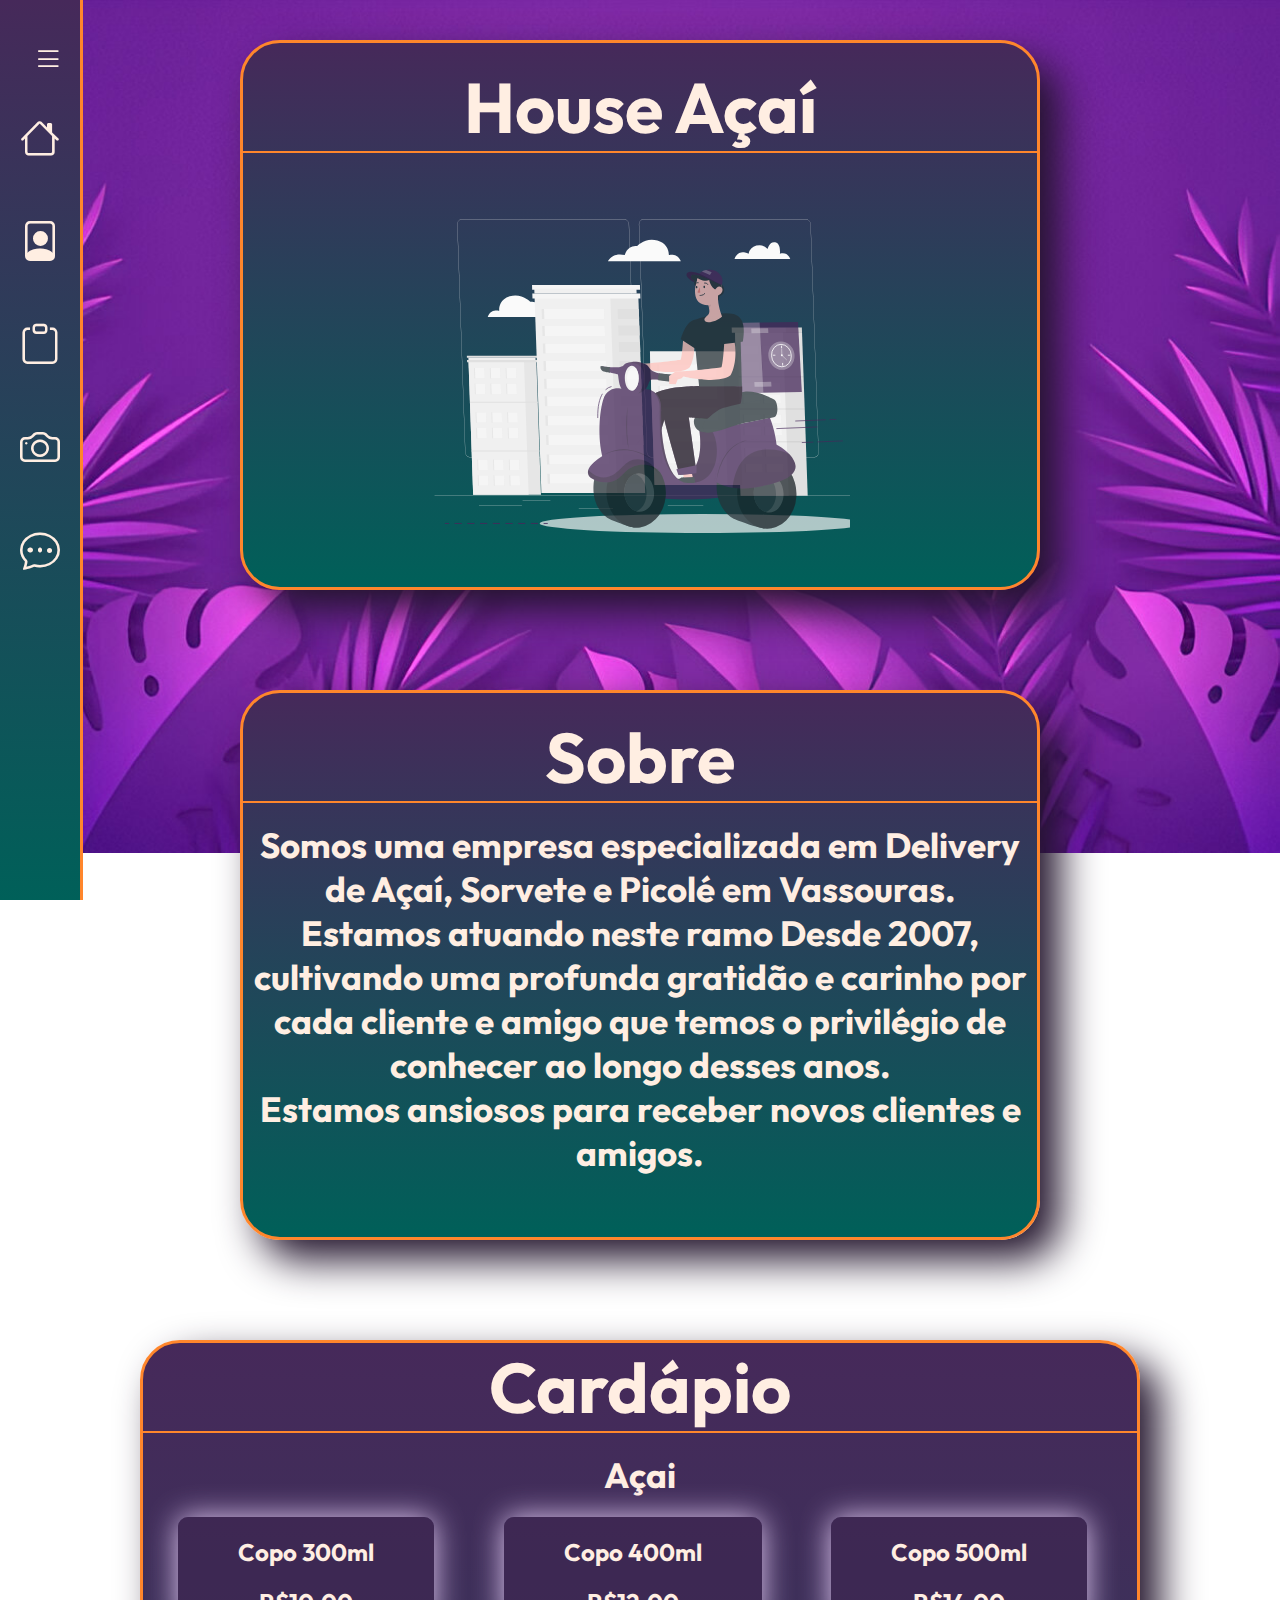
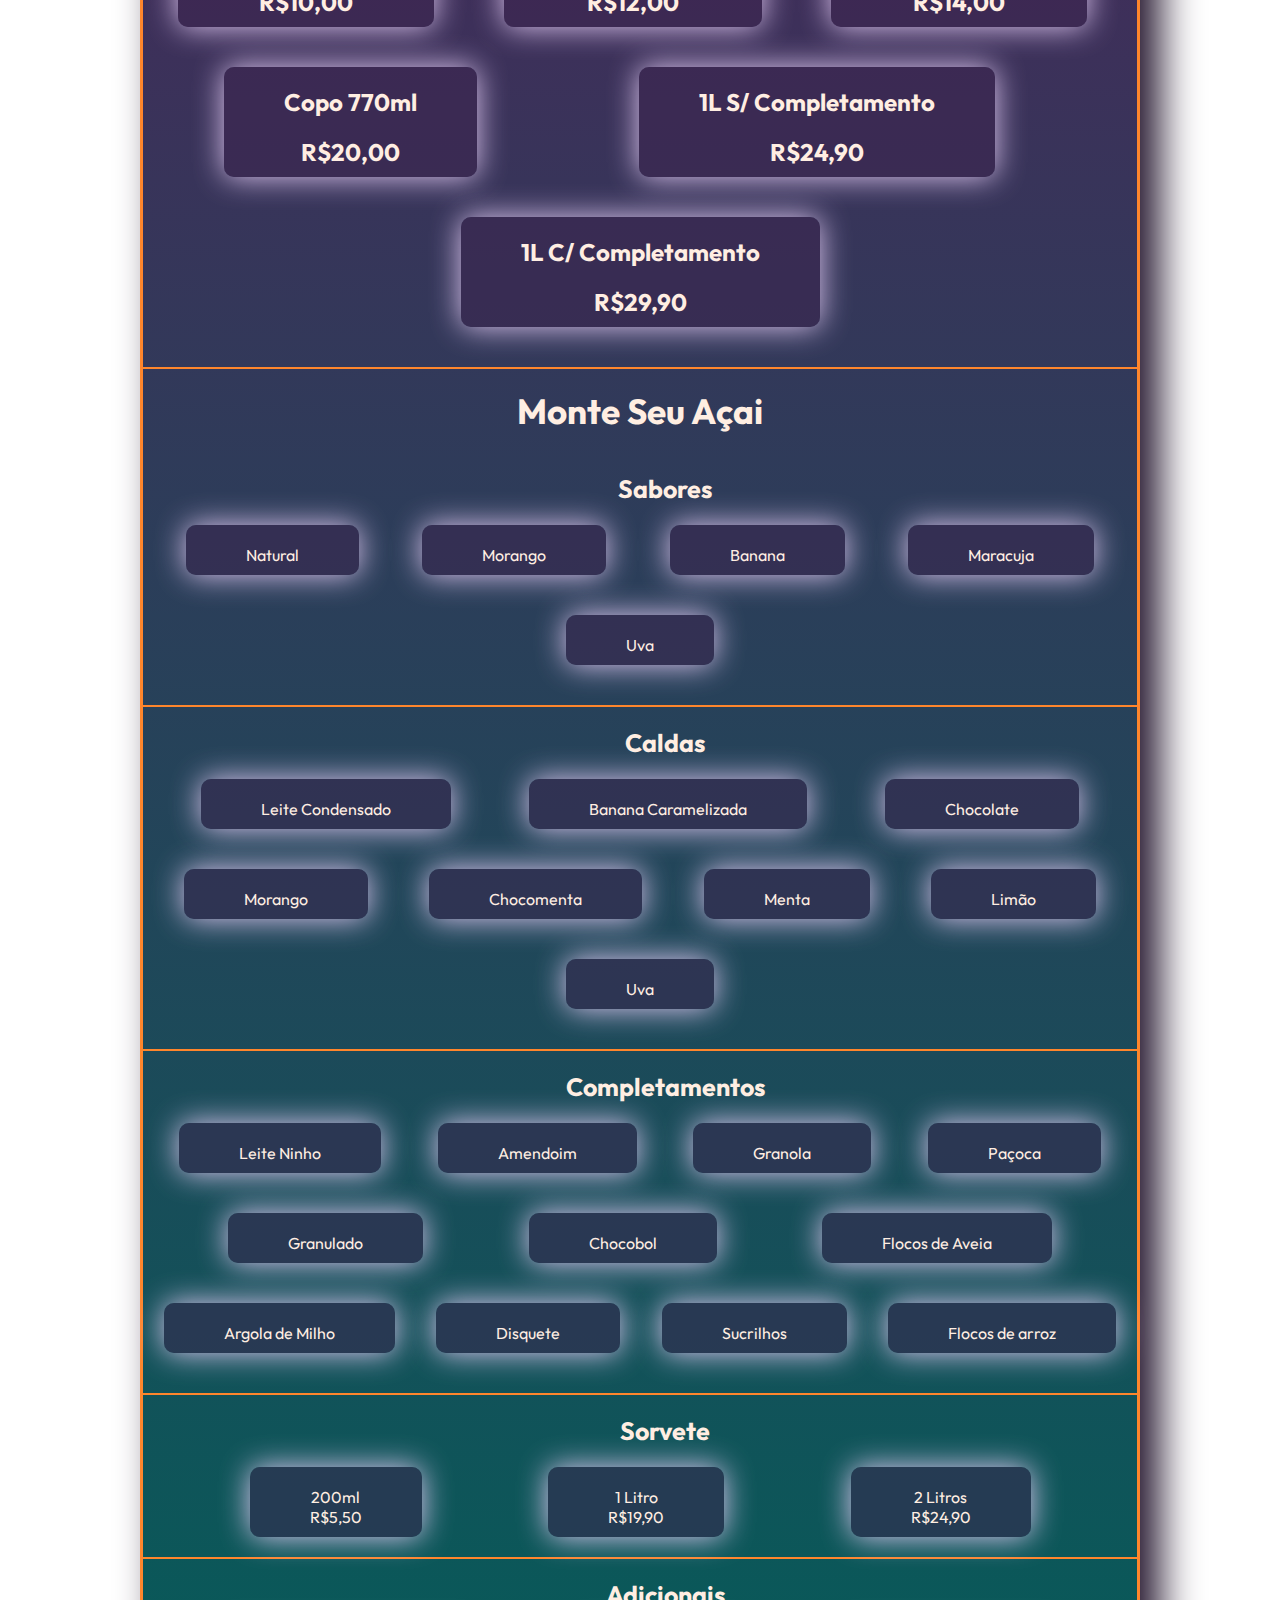
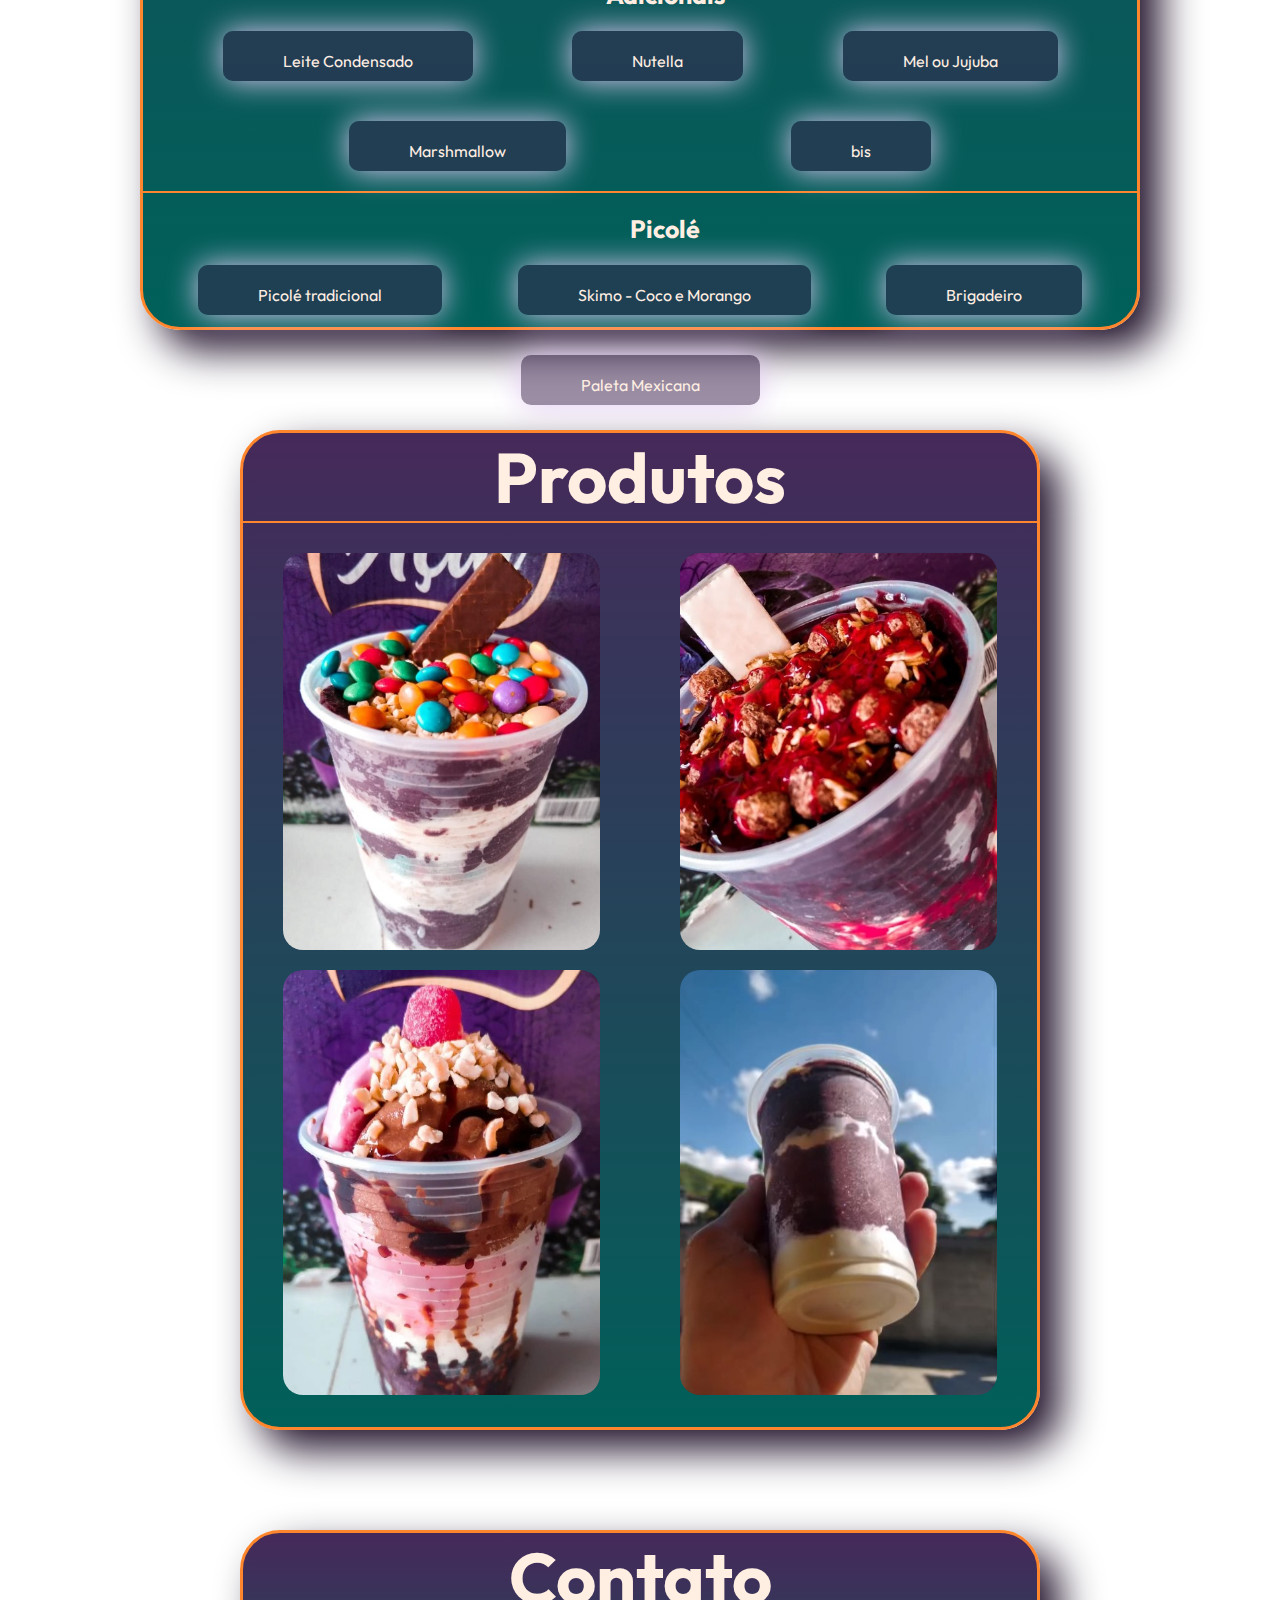
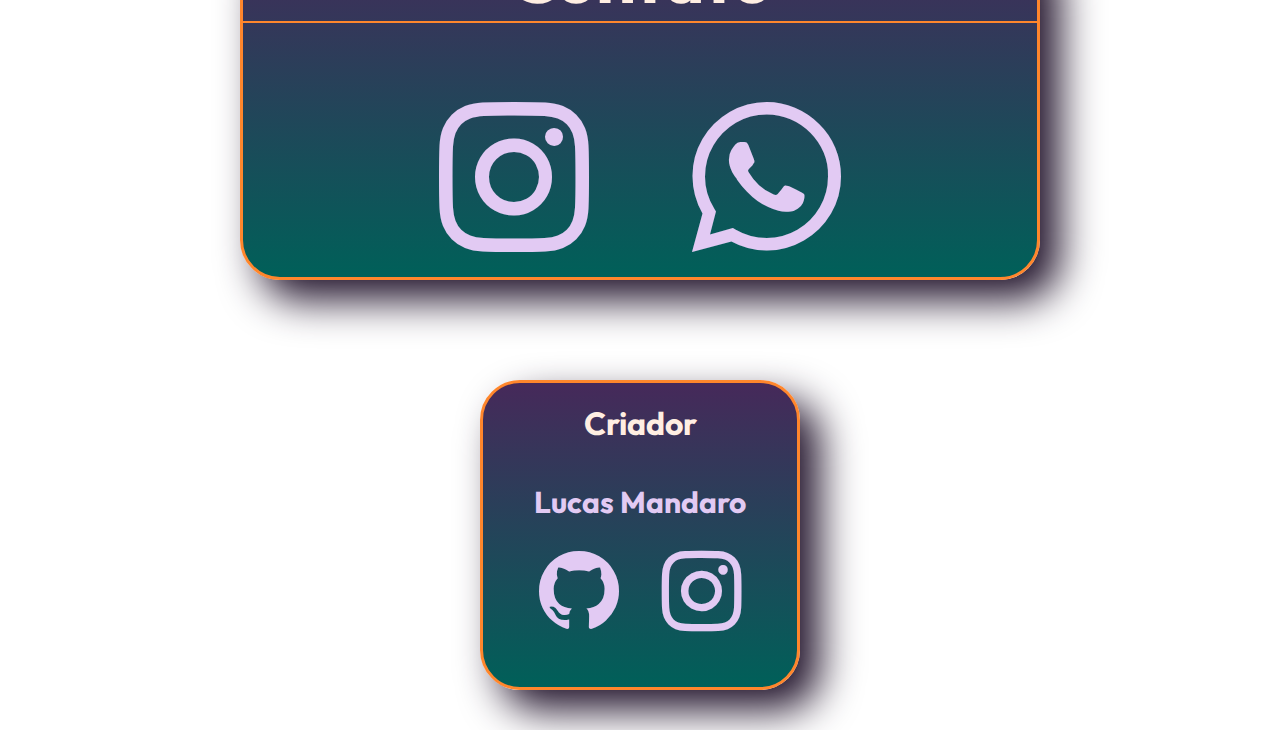
<file: Projetos/Site-Açai/Açai.html>
<!DOCTYPE html>
<html lang="en">
<head>
    <meta charset="UTF-8">
    <meta name="viewport" content="width=device-width, initial-scale=1.0">
    <link rel="stylesheet" href="style.css">
    <title>House Açai</title>
    <link rel="shortcut icon" href="/Projetos/Site-Açai/img/Pd2V0Zlfog-no-background.png">
    <link rel="stylesheet" href="https://cdn.jsdelivr.net/npm/bootstrap-icons@1.11.3/font/bootstrap-icons.min.css">
</head>
<body>
    <nav class="menu-lateral">
        <div class="btn-expandir">
            <i class="bi bi-list" id="btn-exp"></i>
        </div>
        <br>
        <ul>
            <li class="item-menu">
                <a href="#Home">
                    <span class="icon"><i class="bi bi-house"></i></span>
                    <span class="txt-link">Home</span>
                </a>
            </li>
            <li class="item-menu">
                <a href="#Sobre">
                    <span class="icon"><i class="bi bi-file-person"></i></span>
                    <span class="txt-link">Sobre</span>
                </a>
            </li>
            <li class="item-menu">
                <a href="#Cardapio">
                    <span class="icon"><i class="bi bi-clipboard"></i></span>
                    <span class="txt-link">Cardápio</span>
                </a>
            </li>
            <li class="item-menu">
                <a href="#Fotos">
                    <span class="icon"><i class="bi bi-camera"></i></span>
                    <span class="txt-link">Produtos</span>
                </a>
            </li>
            <li class="item-menu">
                <a href="#Contato">
                    <span class="icon"><i class="bi bi-chat-dots"></i></span>
                    <span class="txt-link">Contatos</span>
                </a>
            </li>
        </ul>
    </nav>
    <br id="Home"><br>
    <div class="container">
        <div class="linha">
            <br>
            <h1 id="h1-est">House Açaí</h1>
            <hr color="#ff862c">
            <br>
            <img src="/img/Açai.svg" id="House" alt="" >
            
        </div>
    </div>
    <br><br><br id="Sobre"><br><br>
    <div class="container">
        <div class="linha4">
            <br>
            <h1 id="h1-est">Sobre</h1>
            <hr color="#ff862c">
            <br>
            <h2 id="h2-est">Somos uma empresa especializada em Delivery de Açaí, Sorvete e Picolé em Vassouras. <br>
                Estamos atuando neste ramo Desde 2007, cultivando uma profunda gratidão e carinho por cada cliente e amigo que temos o privilégio de conhecer ao longo desses anos. <br> Estamos ansiosos para receber novos clientes e amigos.                 
            </h2>
        </div>
    </div>
    <br><br><br id="Cardapio"><br><br>
    <div class="container">
        <div class="linha2">
            <h1 id="h1-est">Cardápio</h1>
            <hr color="#ff862c">
            <br>
            <h2 id="h2-est">Açai</h2>
            
            <div class="Cardapio">
                <li id="Cardapio"><h2>Copo 300ml</h2><br> <h2>R$10,00</h2> </li>
                <br>
                <li id="Cardapio"><h2>Copo 400ml</h2><br> <h2>R$12,00</h2></li>
                <br>
                <li id="Cardapio"><h2>Copo 500ml</h2><br> <h2>R$14,00</h2></li>
                <br>
                <li id="Cardapio"><h2>Copo 770ml</h2><br> <h2>R$20,00</h2></li>
                <br>
                <li id="Cardapio"><h2>1L S/ Completamento</h2><br> <h2>R$24,90</h2></li>
                <br>
                <li id="Cardapio"><h2>1L C/ Completamento</h2><br> <h2>R$29,90</h2></li>
            </div>
            <br>
            <hr color="#ff862c">
            <br>
            <h2 id="h2-est">Monte Seu Açai</h2>
            <br><br>
            <h2 id="h2">Sabores</h2>
            <div class="Cardapio">
                <li id="Cardapio">Natural</li>
                    <li id="Cardapio">Morango</li>
                    <li id="Cardapio">Banana</li>
                    <li id="Cardapio">Maracuja</li>
                    <li id="Cardapio">Uva</li>
            </div>
            <br>
            <hr color="#ff862c">
            <br>
            <h2 id="h2">Caldas</h2>
            <div class="Cardapio">
                <li id="Cardapio">Leite Condensado</li>
                    <li id="Cardapio">Banana Caramelizada</li>
                    <li id="Cardapio">Chocolate</li>
                    <li id="Cardapio">Morango</li>
                    <li id="Cardapio">Chocomenta</li>
                    <li id="Cardapio">Menta</li>
                    <li id="Cardapio">Limão</li>
                    <li id="Cardapio">Uva</li>
            </div><br>
            <hr color="#ff862c">
            <br>
            <h2 id="h2">Completamentos</h2>
            <div class="Cardapio2">
                <li id="Cardapio">Leite Ninho</li>
                    <li id="Cardapio">Amendoim</li>
                    <li id="Cardapio">Granola</li>
                    <li id="Cardapio">Paçoca</li>
                    <li id="Cardapio">Granulado</li>
                    <li id="Cardapio">Chocobol</li>
                    <li id="Cardapio">Flocos de Aveia</li>
                    <li id="Cardapio">Argola de Milho</li>
                    <li id="Cardapio">Disquete</li>
                    <li id="Cardapio">Sucrilhos</li>
                    <li id="Cardapio">Flocos de arroz</li>      
            </div>
            <br>
            <hr color="#ff862c">
            <br>
            <h2 id="h2">Sorvete</h2>
            <div class="Cardapio2">
                <li id="Cardapio">200ml<br>R$5,50</li>
                <li id="Cardapio">1 Litro<br>R$19,90</li>
                <li id="Cardapio">2 Litros<br>R$24,90</li>
            </div>
            <hr color="#ff862c">
            <br>
            <h2 id="h2">Adicionais</h2>
            <div class="Cardapio2">
                <li id="Cardapio">Leite Condensado</li>
                <li id="Cardapio">Nutella</li>
                <li id="Cardapio">Mel ou Jujuba</li>
                <li id="Cardapio">Marshmallow</li>
                <li id="Cardapio">bis</li>
            </div>
            <hr color="#ff862c">
            <br>
            <h2 id="h2">Picolé</h2>
            <div class="Cardapio2">
                <li id="Cardapio">Picolé tradicional</li>
                <li id="Cardapio">Skimo - Coco e Morango</li>
                <li id="Cardapio">Brigadeiro</li>
                <li id="Cardapio">Paleta Mexicana</li>
            </div>
        </div>
    </div>
    <br><br><br id="Fotos"><br><br>
    <div class="container">
        <div class="linha3">
            <h1 id="h1-est">Produtos</h1>
            <hr color="#ff862c">
            <br>
            <div class="fotos">
                <img src="img/açai-1.jpg" id="Foto" alt="">
                
                <img src="img/açai-2.jpg" id="Foto" alt="">
                
                <img src="img/açai-3.jpg" id="Foto" alt="">
                
                <img src="img/açai-4.jpg" id="Foto" alt="">
                
            </div>
        </div>
    </div>
    <br><br><br id="Contato"><br><br>
    <div class="container">
        <div class="linha6">
            <h1 id="h1-est">Contato</h1>
            <hr color="#ff862c">
            <br><br><br>
            <a href="https://www.instagram.com/house_acai_delivery_/" id="Contato" target="_blank"><i class="bi bi-instagram"></i></a>
            <a href="https://api.whatsapp.com/send?phone=5524992980005" id="Contato" target="_blank"><i class="bi bi-whatsapp"></i></a>
            
        </div>
    </div>
    <br><br><br><br><br>
    <div class="container">
        <div class="linha5">
            <br>
            <h1>Criador</h1><br>
            <h4 id="h4">Lucas Mandaro</h4>
            <a href="https://github.com/lucas-Panda" target="_blank" id="Contato2"><i class="bi bi-github"></i></a>
            <a href="https://www.instagram.com/mandarolucas/" target="_blank" id="Contato2"><i class="bi bi-instagram"></i></a>

        </div>
    </div>
    <br><br>
    <script src="menu.js"></script>
</body>
</html>
</file>
<file: Projetos/Site-Açai/style.css>
@import url('https://fonts.googleapis.com/css2?family=outfit:wght@300&display=swap');

*{
    margin: 0;
    padding: 0;
    box-sizing: border-box;
    font-family: 'Outfit', sans-serif;
}

html{
    scroll-behavior: smooth;
}

body{
    height: 100vh;
    background-image: url(img/fundo-de-verao-com-folhas-em-estilo-de-jornal_23-2148550417.jpeg);
    background-size: 100%;
    background-repeat: no-repeat;
    background-attachment: fixed;
}

nav.menu-lateral{
    width: 80px;
    height: 100%;
    background-image: linear-gradient(#46295a, #006059);
    padding: 40px 0 40px 1%;
    box-shadow: 3px 0 0 #ff862c;
    position: fixed;
    top: 0;
    left: 0;
    overflow: hidden;
    transition: 1s;
}

nav.menu-lateral.expandir{
    width: 300px;
}

.btn-expandir{
    width: 100%;
    padding-left: 20px;
    font-size: 30px;
}

.btn-expandir > i{
    color: #ffeee2;
    font-size: 30px;
    cursor: pointer;
}

ul{
    height: 100%;
    list-style-type: none;
}

ul li.item-menu{
    transition: .2s;
}

ul li.ativo{
    background-color: #ff862c;
}

ul li.item-menu:hover{
    background-color: #ff862c;
}

ul li.item-menu a{
    color: #ffeee2;
    text-decoration: none;
    font-size: 20px;
    padding: 20px 4%;
    display: flex;
    margin-bottom: 20px;
    line-height: 30px;
}

ul li.item-menu a .txt-link{
    margin-left: 70px;
    transition: 1s;
    opacity: 0;
}

nav.menu-lateral.expandir .txt-link{
    margin-left: 20px;
    opacity: 1;
    margin-top: 7px;
}

ul li.item-menu a .icon:hover{
    animation: animação .8s;
}

ul li.item-menu a .icon > i{
    font-size: 40px;
    margin-left: 5px;
}

.container{
    display: flex;
    flex-direction: row;
    justify-content: center;
    flex-wrap: wrap;
}

.linha{
    color: #ffeee2;
    text-align: center;
    background-image: linear-gradient(#46295a, #006059);
    border-radius: 40px;
    width: 800px;
    height: 550px;
    border: 3px solid #ff862c;
    box-shadow: 20px 20px 40px #22142c;
}

.linha2{
    color: #ffeee2;
    text-align: center;
    background-image: linear-gradient(#46295a, #006059);
    border-radius: 40px;
    width: 1000px;
    height: 2190px;
    border: 3px solid #ff862c;
    box-shadow: 20px 20px 40px #22142c;
}

.linha3{
    color: #ffeee2;
    text-align: center;
    background-image: linear-gradient(#46295a, #006059);
    border-radius: 40px;
    width: 800px;
    height: 1000px;
    border: 3px solid #ff862c;
    box-shadow: 20px 20px 40px #22142c;
}

.linha4{
    color: #ffeee2;
    text-align: center;
    background-image: linear-gradient(#46295a, #006059);
    border-radius: 40px;
    width: 800px;
    height: 550px;
    border: 3px solid #ff862c;
    box-shadow: 20px 20px 40px #22142c;
}

.linha5{
    color: #ffeee2;
    text-align: center;
    background-image: linear-gradient(#46295a, #006059);
    border-radius: 40px;
    width: 320px;
    height: 310px;
    border: 3px solid #ff862c;
    box-shadow: 20px 20px 40px #22142c;
}

.linha6{
    color: #ffeee2;
    text-align: center;
    background-image: linear-gradient(#46295a, #006059);
    border-radius: 40px;
    width: 800px;
    height: 350px;
    border: 3px solid #ff862c;
    box-shadow: 20px 20px 40px #22142c;
}

#House{
    border-radius: 60px;
    width: 53%;
}

#h1-est{
    font-size: 70px;
}

#h2-est{
    font-size: 35px;
}

#Cardapio{
    list-style-type: none;
    background-color: #3d244e83;
    border-radius: 10px;
    padding: 20px 60px 10px 60px;
    margin: 20px;
    box-shadow: 0px 0px 30px #e2caf3 ; 
}

#Cardapio2{
    height: 100%;
    left: 0;
    line-height: 40px;
}
#monte{
    list-style-type: disc;
    font-size: 25px;
    color: #e2caf3;
    margin: 15px;
}

#h2{
    font-size: 25px;
    margin-left: 50px;
}

#h2-2{
    font-size: 25px;
    margin-right: 90px;
}

.Cardapio{
    display: flex;
    flex-direction: row;
    justify-content: space-evenly;
    flex-wrap: wrap; 
}

.Cardapio2{
    display: flex;
    
    justify-content: space-evenly;
    flex-wrap: wrap; 
}

#Foto{
    margin: 10px;
    width: 40%;
    border-radius: 20px;
}
.fotos{
    display: flex;
    flex-direction: row;
    flex-wrap: wrap;
    justify-content: space-around;
}

#Contato{
    font-size: 150px;
    color: #e2caf3;
    margin: 50px;
}
#Contato2{
    font-size: 80px;
    color: #e2caf3;
    margin: 20px;
}
#h4{
    font-size: 30px;
    color: #e2caf3;
    margin: 20px;
}

/* Agr vem o caralho */ 

@media (max-width: 700px){
    @import url('https://fonts.googleapis.com/css2?family=outfit:wght@300&display=swap');


    html{
        scroll-behavior: smooth;
    }

    body{
        height: 100vh;
        background-image: url(https://i.pinimg.com/originals/3f/8c/72/3f8c72eba5a634d1d15e2f27f2fa6e64.jpg);
        background-size: 100vh;
        background-repeat: no-repeat;
        background-attachment: fixed;
    }

    nav.menu-lateral{
        width: 80px;
        height: 10%;
        border-radius: 20px;
        padding: 20px 10px 20px 1%;
        
        position: fixed;
        top: 0;
        left: 0;
        overflow: hidden;
        transition: 1s;
    }

    nav.menu-lateral.expandir{
        width: 300px;
        height: 100%;
    }

    .btn-expandir{
        width: 100%;
        
    }

    .btn-expandir > i{
        color: #ffeee2;
        font-size: 40px;
        cursor: pointer;
        
    }

    ul{
        height: 100%;
        list-style-type: none;
    }

    ul li.item-menu{
        transition: .2s;
    }


    ul li.item-menu a{
        color: #ffeee2;
        text-decoration: none;
        font-size: 20px;
        padding: 20px 4%;
        display: flex;
        margin-bottom: 20px;
        line-height: 30px;
    }

    ul li.item-menu a .txt-link{
        margin-left: 70px;
        transition: 1s;
        opacity: 0;
    }

    nav.menu-lateral.expandir .txt-link{
        margin-left: 20px;
        opacity: 1;
        margin-top: 7px;
    }

    ul li.item-menu a .icon:hover{
        animation: animação .8s;
    }

    ul li.item-menu a .icon > i{
        font-size: 40px;
        margin-left: 5px;
    }

    .container{
        display: flex;
        flex-direction: row;
        justify-content: center;
        flex-wrap: wrap;
    }

    .linha{
        color: #ffeee2;
        text-align: center;
        background-image: linear-gradient(#46295a, #006059);
        border-radius: 40px;
        width: 320px;
        height: 510px;
        border: 3px solid #ff862c;
        box-shadow: 20px 20px 40px #22142c;
    }

    .linha2{
        color: #ffeee2;
        text-align: center;
        background-image: linear-gradient(#46295a, #006059);
        border-radius: 40px;
        width: 320px;
        height: 3750px;
        border: 3px solid #ff862c;
        box-shadow: 20px 20px 40px #22142c;
    }

    .linha3{
        color: #ffeee2;
        text-align: center;
        background-image: linear-gradient(#46295a, #006059);
        border-radius: 40px;
        width: 320px;
        height: 500px;
        border: 3px solid #ff862c;
        box-shadow: 20px 20px 40px #22142c;
    }

    .linha4{
        color: #ffeee2;
        text-align: center;
        background-image: linear-gradient(#46295a, #006059);
        border-radius: 40px;
        width: 320px;
        height: 600px;
        border: 3px solid #ff862c;
        box-shadow: 20px 20px 40px #22142c;
    }

    .linha5{
        color: #ffeee2;
        text-align: center;
        background-image: linear-gradient(#46295a, #006059);
        border-radius: 40px;
        width: 320px;
        height: 310px;
        border: 3px solid #ff862c;
        box-shadow: 20px 20px 40px #22142c;
    }

    .linha6{
        color: #ffeee2;
        text-align: center;
        background-image: linear-gradient(#46295a, #006059);
        border-radius: 40px;
        width: 800px;
        height: 550px;
        border: 3px solid #ff862c;
        box-shadow: 20px 20px 40px #22142c;
    }

    #House{
        border-radius: 60px;
        width: 95%;
    }

    #h1-est{
        font-size: 45px;
    }

    #h2-est{
        font-size: 25px;
        
    }

    #Cardapio{
        list-style-type: none;
        background-color: #3d244e83;
        border-radius: 10px;
        padding: 10px 10px 10px 10px;
        margin: 10px;
    }

    #Cardapio2{
        height: 100%;
        left: 10px;
        line-height: 20px;
    }
    #monte{
        list-style-type: disc;
        font-size: 25px;
        color: #e2caf3;
        margin: 15px;
    }

    #h2{
        font-size: 25px;
        margin: 20px 10px 20px 10px;

    }

    #h2-2{
        font-size: 25px;
        margin-right: 90px;
    }

    .Cardapio{
        display: flex;
        flex-direction: column;
        justify-content: space-evenly;
        flex-wrap: wrap; 
    }

    .Cardapio2{
        display: flex;
        flex-direction: column;
        justify-content: space-evenly;
        flex-wrap: wrap; 
    }

    #Foto{
        margin: 10px;
        width: 40%;
        border-radius: 20px;
    }
    .fotos{
        display: flex;
        flex-direction: row;
        flex-wrap: wrap;
        justify-content: space-around;
    }

    #Contato{
        font-size: 150px;
        color: #e2caf3;
        margin: 50px;
    }
    #Contato2{
        font-size: 80px;
        color: #e2caf3;
        margin: 20px;
    }
    #h4{
        font-size: 30px;
        color: #e2caf3;
        margin: 20px;
    }
}
</file>
